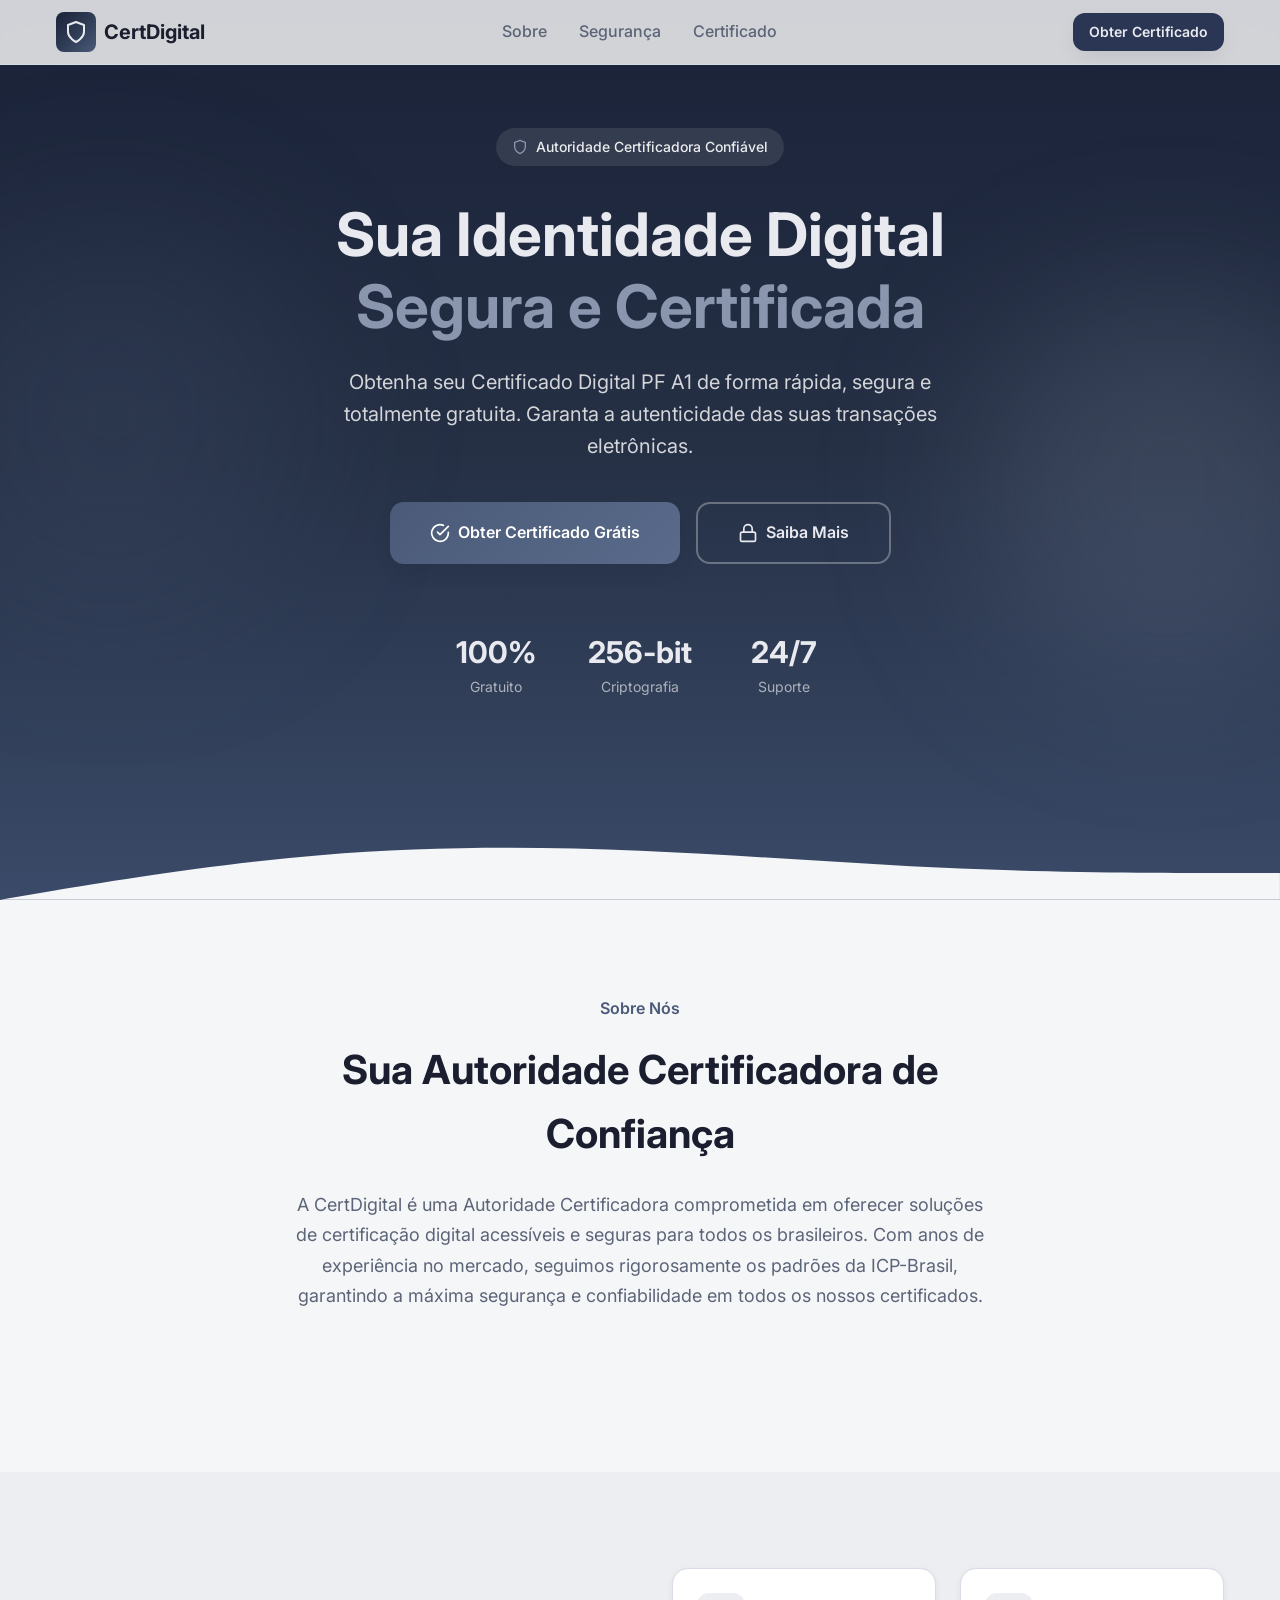
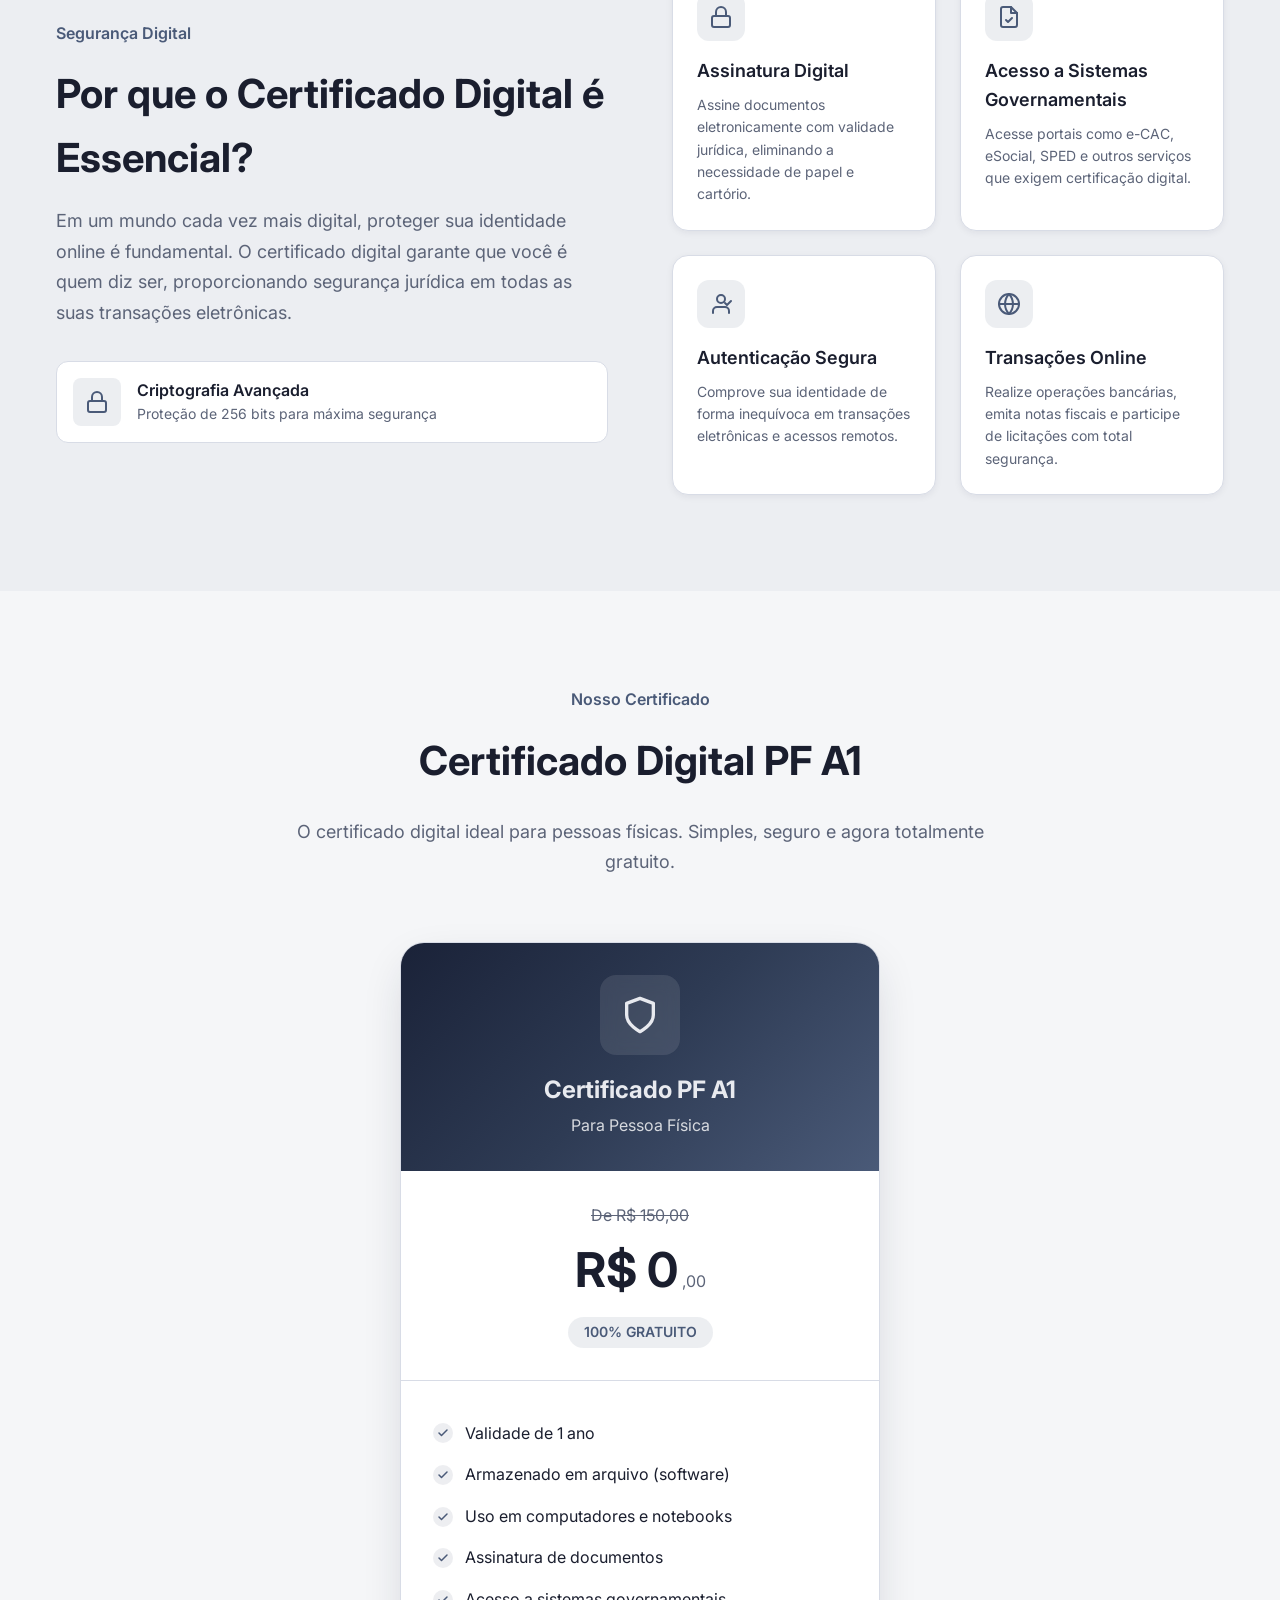
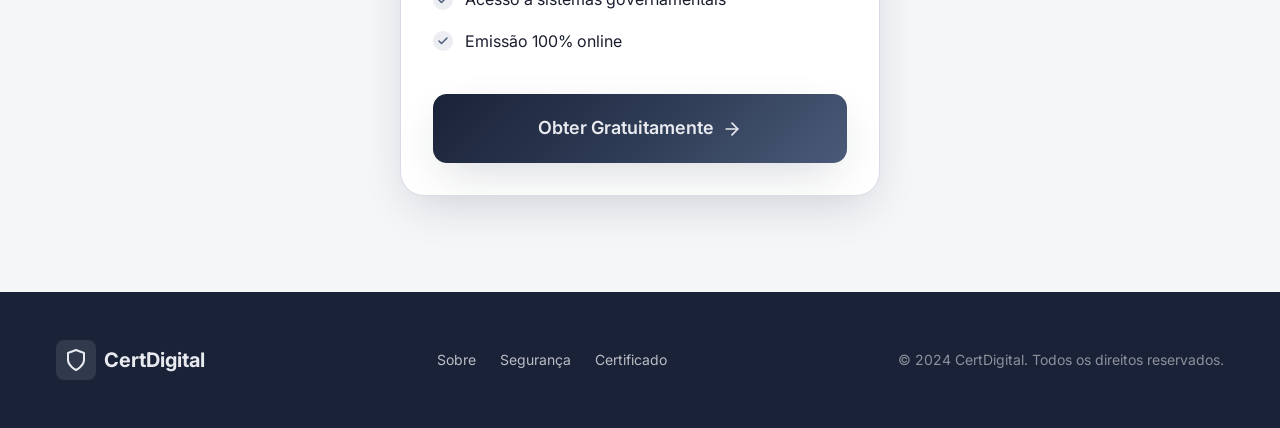
<file: index.html>
<!DOCTYPE html>
<html lang="pt-BR">
<head>
  <meta charset="UTF-8">
  <meta name="viewport" content="width=device-width, initial-scale=1.0">
  <title>CertDigital - Autoridade Certificadora</title>
  <meta name="description" content="Obtenha seu Certificado Digital PF A1 de forma rápida, segura e totalmente gratuita.">
  <link rel="stylesheet" href="styles.css">
  <link rel="preconnect" href="https://fonts.googleapis.com">
  <link rel="preconnect" href="https://fonts.gstatic.com" crossorigin>
  <link href="https://fonts.googleapis.com/css2?family=Inter:wght@300;400;500;600;700;800&display=swap" rel="stylesheet">
</head>
<body>
  <!-- Header -->
  <header class="header">
    <div class="container header-content">
      <a href="index.html" class="logo">
        <div class="logo-icon">
          <svg xmlns="http://www.w3.org/2000/svg" width="24" height="24" viewBox="0 0 24 24" fill="none" stroke="currentColor" stroke-width="2" stroke-linecap="round" stroke-linejoin="round">
            <path d="M12 22s8-4 8-10V5l-8-3-8 3v7c0 6 8 10 8 10z"/>
          </svg>
        </div>
        <span>CertDigital</span>
      </a>
      
      <nav class="nav">
        <a href="#sobre">Sobre</a>
        <a href="#seguranca">Segurança</a>
        <a href="#certificado">Certificado</a>
      </nav>
      
      <a href="#certificado" class="btn btn-primary btn-sm">Obter Certificado</a>
    </div>
  </header>

  <!-- Hero Section -->
  <section class="hero">
    <div class="hero-bg">
      <div class="hero-blob hero-blob-1"></div>
      <div class="hero-blob hero-blob-2"></div>
    </div>
    
    <div class="container hero-content">
      <div class="hero-badge">
        <svg xmlns="http://www.w3.org/2000/svg" width="16" height="16" viewBox="0 0 24 24" fill="none" stroke="currentColor" stroke-width="2" stroke-linecap="round" stroke-linejoin="round">
          <path d="M12 22s8-4 8-10V5l-8-3-8 3v7c0 6 8 10 8 10z"/>
        </svg>
        <span>Autoridade Certificadora Confiável</span>
      </div>
      
      <h1 class="hero-title">
        Sua Identidade Digital
        <br>
        <span class="text-silver">Segura e Certificada</span>
      </h1>
      
      <p class="hero-description">
        Obtenha seu Certificado Digital PF A1 de forma rápida, segura e totalmente gratuita. 
        Garanta a autenticidade das suas transações eletrônicas.
      </p>
      
      <div class="hero-buttons">
        <a href="#certificado" class="btn btn-accent btn-lg">
          <svg xmlns="http://www.w3.org/2000/svg" width="20" height="20" viewBox="0 0 24 24" fill="none" stroke="currentColor" stroke-width="2" stroke-linecap="round" stroke-linejoin="round">
            <path d="M22 11.08V12a10 10 0 1 1-5.93-9.14"/>
            <polyline points="22 4 12 14.01 9 11.01"/>
          </svg>
          Obter Certificado Grátis
        </a>
        <a href="#seguranca" class="btn btn-outline-light btn-lg">
          <svg xmlns="http://www.w3.org/2000/svg" width="20" height="20" viewBox="0 0 24 24" fill="none" stroke="currentColor" stroke-width="2" stroke-linecap="round" stroke-linejoin="round">
            <rect x="3" y="11" width="18" height="11" rx="2" ry="2"/>
            <path d="M7 11V7a5 5 0 0 1 10 0v4"/>
          </svg>
          Saiba Mais
        </a>
      </div>
      
      <div class="hero-stats">
        <div class="stat">
          <div class="stat-value">100%</div>
          <div class="stat-label">Gratuito</div>
        </div>
        <div class="stat">
          <div class="stat-value">256-bit</div>
          <div class="stat-label">Criptografia</div>
        </div>
        <div class="stat">
          <div class="stat-value">24/7</div>
          <div class="stat-label">Suporte</div>
        </div>
      </div>
    </div>
    
    <div class="hero-wave">
      <svg viewBox="0 0 1440 120" fill="none" xmlns="http://www.w3.org/2000/svg">
        <path d="M0 120L60 110C120 100 240 80 360 70C480 60 600 60 720 65C840 70 960 80 1080 85C1200 90 1320 90 1380 90L1440 90V120H1380C1320 120 1200 120 1080 120C960 120 840 120 720 120C600 120 480 120 360 120C240 120 120 120 60 120H0Z" fill="#f5f6f8"/>
      </svg>
    </div>
  </section>

  <!-- About Section -->
  <section id="sobre" class="section">
    <div class="container">
      <div class="section-header">
        <span class="section-tag">Sobre Nós</span>
        <h2 class="section-title">Sua Autoridade Certificadora de Confiança</h2>
        <p class="section-description">
          A CertDigital é uma Autoridade Certificadora comprometida em oferecer 
          soluções de certificação digital acessíveis e seguras para todos os brasileiros. 
          Com anos de experiência no mercado, seguimos rigorosamente os padrões da ICP-Brasil, 
          garantindo a máxima segurança e confiabilidade em todos os nossos certificados.
        </p>
      </div>
    </div>
  </section>

  <!-- Security Section -->
  <section id="seguranca" class="section section-alt">
    <div class="container">
      <div class="security-grid">
        <div class="security-content">
          <span class="section-tag">Segurança Digital</span>
          <h2 class="section-title text-left">Por que o Certificado Digital é Essencial?</h2>
          <p class="section-description text-left">
            Em um mundo cada vez mais digital, proteger sua identidade online é 
            fundamental. O certificado digital garante que você é quem diz ser, 
            proporcionando segurança jurídica em todas as suas transações eletrônicas.
          </p>
          
          <div class="security-highlight">
            <div class="security-highlight-icon">
              <svg xmlns="http://www.w3.org/2000/svg" width="24" height="24" viewBox="0 0 24 24" fill="none" stroke="currentColor" stroke-width="2" stroke-linecap="round" stroke-linejoin="round">
                <rect x="3" y="11" width="18" height="11" rx="2" ry="2"/>
                <path d="M7 11V7a5 5 0 0 1 10 0v4"/>
              </svg>
            </div>
            <div>
              <div class="security-highlight-title">Criptografia Avançada</div>
              <div class="security-highlight-text">Proteção de 256 bits para máxima segurança</div>
            </div>
          </div>
        </div>
        
        <div class="benefits-grid">
          <div class="benefit-card">
            <div class="benefit-icon">
              <svg xmlns="http://www.w3.org/2000/svg" width="24" height="24" viewBox="0 0 24 24" fill="none" stroke="currentColor" stroke-width="2" stroke-linecap="round" stroke-linejoin="round">
                <rect x="3" y="11" width="18" height="11" rx="2" ry="2"/>
                <path d="M7 11V7a5 5 0 0 1 10 0v4"/>
              </svg>
            </div>
            <h3>Assinatura Digital</h3>
            <p>Assine documentos eletronicamente com validade jurídica, eliminando a necessidade de papel e cartório.</p>
          </div>
          
          <div class="benefit-card">
            <div class="benefit-icon">
              <svg xmlns="http://www.w3.org/2000/svg" width="24" height="24" viewBox="0 0 24 24" fill="none" stroke="currentColor" stroke-width="2" stroke-linecap="round" stroke-linejoin="round">
                <path d="M14 2H6a2 2 0 0 0-2 2v16a2 2 0 0 0 2 2h12a2 2 0 0 0 2-2V8z"/>
                <polyline points="14 2 14 8 20 8"/>
                <path d="M9 15l2 2 4-4"/>
              </svg>
            </div>
            <h3>Acesso a Sistemas Governamentais</h3>
            <p>Acesse portais como e-CAC, eSocial, SPED e outros serviços que exigem certificação digital.</p>
          </div>
          
          <div class="benefit-card">
            <div class="benefit-icon">
              <svg xmlns="http://www.w3.org/2000/svg" width="24" height="24" viewBox="0 0 24 24" fill="none" stroke="currentColor" stroke-width="2" stroke-linecap="round" stroke-linejoin="round">
                <path d="M20 21v-2a4 4 0 0 0-4-4H8a4 4 0 0 0-4 4v2"/>
                <circle cx="12" cy="7" r="4"/>
                <path d="M16 11l2 2 4-4"/>
              </svg>
            </div>
            <h3>Autenticação Segura</h3>
            <p>Comprove sua identidade de forma inequívoca em transações eletrônicas e acessos remotos.</p>
          </div>
          
          <div class="benefit-card">
            <div class="benefit-icon">
              <svg xmlns="http://www.w3.org/2000/svg" width="24" height="24" viewBox="0 0 24 24" fill="none" stroke="currentColor" stroke-width="2" stroke-linecap="round" stroke-linejoin="round">
                <circle cx="12" cy="12" r="10"/>
                <line x1="2" y1="12" x2="22" y2="12"/>
                <path d="M12 2a15.3 15.3 0 0 1 4 10 15.3 15.3 0 0 1-4 10 15.3 15.3 0 0 1-4-10 15.3 15.3 0 0 1 4-10z"/>
              </svg>
            </div>
            <h3>Transações Online</h3>
            <p>Realize operações bancárias, emita notas fiscais e participe de licitações com total segurança.</p>
          </div>
        </div>
      </div>
    </div>
  </section>

  <!-- Certificate Section -->
  <section id="certificado" class="section">
    <div class="container">
      <div class="section-header">
        <span class="section-tag">Nosso Certificado</span>
        <h2 class="section-title">Certificado Digital PF A1</h2>
        <p class="section-description">
          O certificado digital ideal para pessoas físicas. Simples, seguro e agora totalmente gratuito.
        </p>
      </div>
      
      <div class="certificate-card">
        <div class="certificate-header">
          <div class="certificate-icon">
            <svg xmlns="http://www.w3.org/2000/svg" width="40" height="40" viewBox="0 0 24 24" fill="none" stroke="currentColor" stroke-width="2" stroke-linecap="round" stroke-linejoin="round">
              <path d="M12 22s8-4 8-10V5l-8-3-8 3v7c0 6 8 10 8 10z"/>
            </svg>
          </div>
          <h3>Certificado PF A1</h3>
          <p>Para Pessoa Física</p>
        </div>
        
        <div class="certificate-price">
          <div class="price-old">De R$ 150,00</div>
          <div class="price-current">
            <span class="price-value">R$ 0</span>
            <span class="price-cents">,00</span>
          </div>
          <div class="price-badge">100% GRATUITO</div>
        </div>
        
        <div class="certificate-features">
          <ul>
            <li>
              <span class="check-icon">
                <svg xmlns="http://www.w3.org/2000/svg" width="12" height="12" viewBox="0 0 24 24" fill="none" stroke="currentColor" stroke-width="3" stroke-linecap="round" stroke-linejoin="round">
                  <polyline points="20 6 9 17 4 12"/>
                </svg>
              </span>
              Validade de 1 ano
            </li>
            <li>
              <span class="check-icon">
                <svg xmlns="http://www.w3.org/2000/svg" width="12" height="12" viewBox="0 0 24 24" fill="none" stroke="currentColor" stroke-width="3" stroke-linecap="round" stroke-linejoin="round">
                  <polyline points="20 6 9 17 4 12"/>
                </svg>
              </span>
              Armazenado em arquivo (software)
            </li>
            <li>
              <span class="check-icon">
                <svg xmlns="http://www.w3.org/2000/svg" width="12" height="12" viewBox="0 0 24 24" fill="none" stroke="currentColor" stroke-width="3" stroke-linecap="round" stroke-linejoin="round">
                  <polyline points="20 6 9 17 4 12"/>
                </svg>
              </span>
              Uso em computadores e notebooks
            </li>
            <li>
              <span class="check-icon">
                <svg xmlns="http://www.w3.org/2000/svg" width="12" height="12" viewBox="0 0 24 24" fill="none" stroke="currentColor" stroke-width="3" stroke-linecap="round" stroke-linejoin="round">
                  <polyline points="20 6 9 17 4 12"/>
                </svg>
              </span>
              Assinatura de documentos
            </li>
            <li>
              <span class="check-icon">
                <svg xmlns="http://www.w3.org/2000/svg" width="12" height="12" viewBox="0 0 24 24" fill="none" stroke="currentColor" stroke-width="3" stroke-linecap="round" stroke-linejoin="round">
                  <polyline points="20 6 9 17 4 12"/>
                </svg>
              </span>
              Acesso a sistemas governamentais
            </li>
            <li>
              <span class="check-icon">
                <svg xmlns="http://www.w3.org/2000/svg" width="12" height="12" viewBox="0 0 24 24" fill="none" stroke="currentColor" stroke-width="3" stroke-linecap="round" stroke-linejoin="round">
                  <polyline points="20 6 9 17 4 12"/>
                </svg>
              </span>
              Emissão 100% online
            </li>
          </ul>
          
          <a href="validacao.html" class="btn btn-hero btn-xl btn-full">
            Obter Gratuitamente
            <svg xmlns="http://www.w3.org/2000/svg" width="20" height="20" viewBox="0 0 24 24" fill="none" stroke="currentColor" stroke-width="2" stroke-linecap="round" stroke-linejoin="round">
              <line x1="5" y1="12" x2="19" y2="12"/>
              <polyline points="12 5 19 12 12 19"/>
            </svg>
          </a>
        </div>
      </div>
    </div>
  </section>

  <!-- Footer -->
  <footer class="footer">
    <div class="container footer-content">
      <a href="index.html" class="logo logo-light">
        <div class="logo-icon">
          <svg xmlns="http://www.w3.org/2000/svg" width="24" height="24" viewBox="0 0 24 24" fill="none" stroke="currentColor" stroke-width="2" stroke-linecap="round" stroke-linejoin="round">
            <path d="M12 22s8-4 8-10V5l-8-3-8 3v7c0 6 8 10 8 10z"/>
          </svg>
        </div>
        <span>CertDigital</span>
      </a>
      
      <nav class="footer-nav">
        <a href="#sobre">Sobre</a>
        <a href="#seguranca">Segurança</a>
        <a href="#certificado">Certificado</a>
      </nav>
      
      <div class="footer-copy">
        © 2024 CertDigital. Todos os direitos reservados.
      </div>
    </div>
  </footer>

  <script src="script.js"></script>
</body>
</html>
</file>
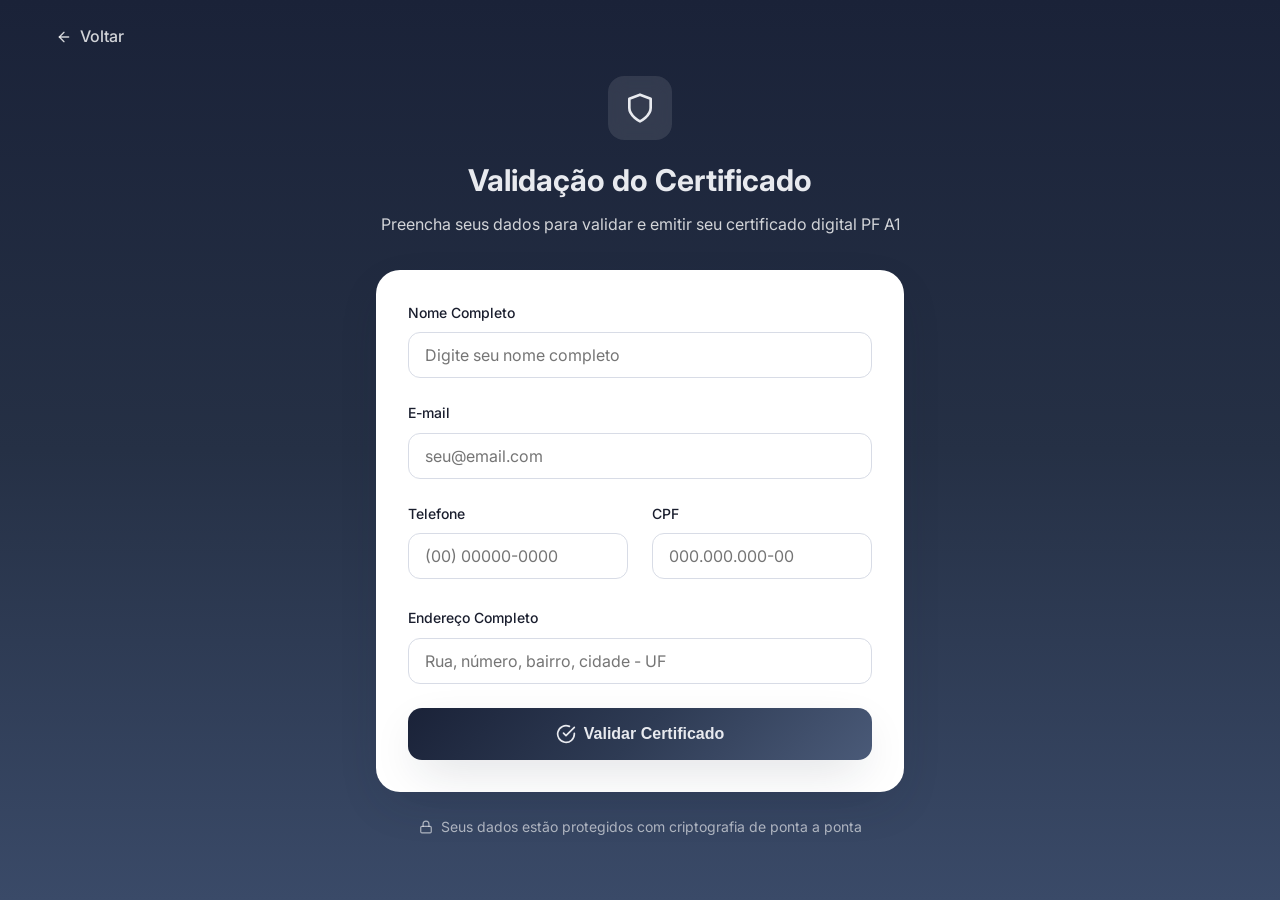
<file: validacao.html>
<!DOCTYPE html>
<html lang="pt-BR">
<head>
  <meta charset="UTF-8">
  <meta name="viewport" content="width=device-width, initial-scale=1.0">
  <title>Validação 000- CertDigital</title>
  <meta name="description" content="Preencha seus dados para validar e emitir seu certificado digital PF A1">
  <link rel="stylesheet" href="styles.css">
  <link rel="preconnect" href="https://fonts.googleapis.com">
  <link rel="preconnect" href="https://fonts.gstatic.com" crossorigin>
  <link href="https://fonts.googleapis.com/css2?family=Inter:wght@300;400;500;600;700;800&display=swap" rel="stylesheet">
</head>
<body>
  <div class="validation-page">
    <!-- Header -->
    <header class="validation-header">
      <div class="container">
        <a href="index.html" class="back-link">
          <svg xmlns="http://www.w3.org/2000/svg" width="16" height="16" viewBox="0 0 24 24" fill="none" stroke="currentColor" stroke-width="2" stroke-linecap="round" stroke-linejoin="round">
            <line x1="19" y1="12" x2="5" y2="12"/>
            <polyline points="12 19 5 12 12 5"/>
          </svg>
          Voltar
        </a>
      </div>
    </header>

    <div class="container validation-container">
      <div class="validation-content">
        <div class="validation-icon">
          <svg xmlns="http://www.w3.org/2000/svg" width="32" height="32" viewBox="0 0 24 24" fill="none" stroke="currentColor" stroke-width="2" stroke-linecap="round" stroke-linejoin="round">
            <path d="M12 22s8-4 8-10V5l-8-3-8 3v7c0 6 8 10 8 10z"/>
          </svg>
        </div>
        <h1>Validação do Certificado</h1>
        <p>Preencha seus dados para validar e emitir seu certificado digital PF A1</p>
      </div>

      <!-- Form -->
      <div class="form-card" id="formCard">
        <form id="validationForm">
          <div class="form-group">
            <label for="nome">Nome Completo</label>
            <input type="text" id="nome" name="nome" placeholder="Digite seu nome completo" required>
            <span class="error-message" id="nomeError"></span>
          </div>

          <div class="form-group">
            <label for="email">E-mail</label>
            <input type="email" id="email" name="email" placeholder="seu@email.com" required>
            <span class="error-message" id="emailError"></span>
          </div>

          <div class="form-row">
            <div class="form-group">
              <label for="telefone">Telefone</label>
              <input type="tel" id="telefone" name="telefone" placeholder="(00) 00000-0000" required>
              <span class="error-message" id="telefoneError"></span>
            </div>

            <div class="form-group">
              <label for="cpf">CPF</label>
              <input type="text" id="cpf" name="cpf" placeholder="000.000.000-00" required>
              <span class="error-message" id="cpfError"></span>
            </div>
          </div>

          <div class="form-group">
            <label for="endereco">Endereço Completo</label>
            <input type="text" id="endereco" name="endereco" placeholder="Rua, número, bairro, cidade - UF" required>
            <span class="error-message" id="enderecoError"></span>
          </div>

          <button type="submit" class="btn btn-hero btn-lg btn-full" id="submitBtn">
            <svg xmlns="http://www.w3.org/2000/svg" width="20" height="20" viewBox="0 0 24 24" fill="none" stroke="currentColor" stroke-width="2" stroke-linecap="round" stroke-linejoin="round">
              <path d="M22 11.08V12a10 10 0 1 1-5.93-9.14"/>
              <polyline points="22 4 12 14.01 9 11.01"/>
            </svg>
            Validar Certificado
          </button>
        </form>
      </div>

      <!-- Success Message -->
      <div class="success-card" id="successCard" style="display: none;">
        <div class="success-icon">
          <svg xmlns="http://www.w3.org/2000/svg" width="40" height="40" viewBox="0 0 24 24" fill="none" stroke="currentColor" stroke-width="2" stroke-linecap="round" stroke-linejoin="round">
            <path d="M22 11.08V12a10 10 0 1 1-5.93-9.14"/>
            <polyline points="22 4 12 14.01 9 11.01"/>
          </svg>
        </div>

        <h2>Solicitação Enviada!</h2>
        <p>Seus dados foram enviados para validação. Se o certificado já foi gerado, você pode baixar abaixo.</p>

        <!-- BOTÃO DE DOWNLOAD (o seu script.js procura exatamente por esse id) -->
        <button type="button" class="btn btn-accent btn-lg btn-full" id="downloadBtn" style="margin-top: 0.5rem;">
          <svg xmlns="http://www.w3.org/2000/svg" width="20" height="20" viewBox="0 0 24 24"
              fill="none" stroke="currentColor" stroke-width="2" stroke-linecap="round" stroke-linejoin="round">
            <path d="M21 15v4a2 2 0 0 1-2 2H5a2 2 0 0 1-2-2v-4"/>
            <polyline points="7 10 12 15 17 10"/>
            <line x1="12" y1="15" x2="12" y2="3"/>
          </svg>
          Baixar Certificado
        </button>

        <!-- ÁREA DE ERRO (o seu script.js usa esses ids) -->
        <div id="downloadError"
             style="display:none; margin-top: 1rem; padding: 0.75rem 1rem; border: 1px solid #dc2626; border-radius: 0.75rem; color: #dc2626; text-align:left;">
          <strong>Falha no download:</strong>
          <div id="downloadErrorText" style="margin-top: 0.25rem;"></div>
        </div>

        <a href="index.html" class="btn btn-primary btn-full" style="margin-top: 1rem;">
          <svg xmlns="http://www.w3.org/2000/svg" width="16" height="16" viewBox="0 0 24 24" fill="none" stroke="currentColor" stroke-width="2" stroke-linecap="round" stroke-linejoin="round">
            <line x1="19" y1="12" x2="5" y2="12"/>
            <polyline points="12 19 5 12 12 5"/>
          </svg>
          Voltar para o início
        </a>
      </div>

      <p class="security-note">
        <svg xmlns="http://www.w3.org/2000/svg" width="14" height="14" viewBox="0 0 24 24" fill="none" stroke="currentColor" stroke-width="2" stroke-linecap="round" stroke-linejoin="round">
          <rect x="3" y="11" width="18" height="11" rx="2" ry="2"/>
          <path d="M7 11V7a5 5 0 0 1 10 0v4"/>
        </svg>
        Seus dados estão protegidos com criptografia de ponta a ponta
      </p>
    </div>
  </div>

  <script src="script.js"></script>
</body>
</html>
</file>
<file: styles.css>
/* ========================================
   CertDigital - Static Site Styles
   Blue Silver Theme
======================================== */

/* CSS Variables */
:root {
  --background: #f5f6f8;
  --foreground: #1a1e2e;
  --card: #ffffff;
  --card-foreground: #1a1e2e;
  --primary: #2a3654;
  --primary-foreground: #e8eaef;
  --secondary: #eceef2;
  --secondary-foreground: #2a3654;
  --muted: #e5e7ec;
  --muted-foreground: #5c6478;
  --accent: #5a6a8a;
  --accent-foreground: #ffffff;
  --border: #d8dce6;
  
  /* Custom blue silver colors */
  --ca-navy: #1a2238;
  --ca-blue: #2e3b54;
  --ca-steel: #4a5a78;
  --ca-silver: #8a96ae;
  
  /* Gradients */
  --gradient-primary: linear-gradient(135deg, #1a2238 0%, #2e3b54 50%, #4a5a78 100%);
  --gradient-hero: linear-gradient(180deg, #1a2238 0%, #253045 50%, #3a4a68 100%);
  --gradient-accent: linear-gradient(135deg, #4a5a78 0%, #5a6a8a 100%);
  
  /* Shadows */
  --shadow-sm: 0 2px 8px -2px rgba(26, 34, 56, 0.1);
  --shadow-md: 0 8px 24px -8px rgba(26, 34, 56, 0.15);
  --shadow-lg: 0 16px 48px -12px rgba(26, 34, 56, 0.2);
  --shadow-glow: 0 0 40px rgba(90, 106, 138, 0.3);
  
  --radius: 0.75rem;
}

/* Reset & Base */
*, *::before, *::after {
  box-sizing: border-box;
  margin: 0;
  padding: 0;
}

html {
  scroll-behavior: smooth;
}

body {
  font-family: 'Inter', -apple-system, BlinkMacSystemFont, 'Segoe UI', Roboto, sans-serif;
  background-color: var(--background);
  color: var(--foreground);
  line-height: 1.6;
  -webkit-font-smoothing: antialiased;
}

/* Container */
.container {
  max-width: 1200px;
  margin: 0 auto;
  padding: 0 1rem;
}

/* ========================================
   Header
======================================== */
.header {
  position: fixed;
  top: 0;
  left: 0;
  right: 0;
  z-index: 100;
  background: rgba(255, 255, 255, 0.8);
  backdrop-filter: blur(12px);
  border-bottom: 1px solid var(--border);
}

.header-content {
  display: flex;
  align-items: center;
  justify-content: space-between;
  height: 64px;
}

.logo {
  display: flex;
  align-items: center;
  gap: 0.5rem;
  text-decoration: none;
  color: var(--foreground);
  font-weight: 700;
  font-size: 1.25rem;
}

.logo-icon {
  width: 40px;
  height: 40px;
  border-radius: 0.5rem;
  background: var(--gradient-primary);
  display: flex;
  align-items: center;
  justify-content: center;
  color: var(--primary-foreground);
}

.nav {
  display: none;
  gap: 2rem;
}

@media (min-width: 768px) {
  .nav {
    display: flex;
  }
}

.nav a {
  color: var(--muted-foreground);
  text-decoration: none;
  font-weight: 500;
  transition: color 0.3s;
}

.nav a:hover {
  color: var(--foreground);
}

/* ========================================
   Buttons
======================================== */
.btn {
  display: inline-flex;
  align-items: center;
  justify-content: center;
  gap: 0.5rem;
  padding: 0.75rem 1.5rem;
  border-radius: var(--radius);
  font-weight: 600;
  font-size: 0.875rem;
  text-decoration: none;
  border: none;
  cursor: pointer;
  transition: all 0.3s;
}

.btn-sm { padding: 0.5rem 1rem; font-size: 0.875rem; }
.btn-lg { padding: 1rem 2.5rem; font-size: 1rem; border-radius: 0.875rem; }
.btn-xl { padding: 1.25rem 3rem; font-size: 1.125rem; border-radius: 0.875rem; }
.btn-full { width: 100%; }

.btn-primary {
  background: var(--primary);
  color: var(--primary-foreground);
  box-shadow: var(--shadow-md);
}

.btn-primary:hover {
  background: var(--ca-blue);
  box-shadow: var(--shadow-lg);
}

.btn-accent {
  background: var(--gradient-accent);
  color: var(--accent-foreground);
  box-shadow: var(--shadow-md);
}

.btn-accent:hover {
  box-shadow: var(--shadow-lg);
  transform: scale(1.05);
}

.btn-hero {
  background: var(--gradient-primary);
  color: var(--primary-foreground);
  box-shadow: var(--shadow-lg);
}

.btn-hero:hover {
  box-shadow: var(--shadow-glow);
  transform: scale(1.05);
}

.btn-outline-light {
  background: transparent;
  color: var(--primary-foreground);
  border: 2px solid rgba(255, 255, 255, 0.3);
}

.btn-outline-light:hover {
  background: rgba(255, 255, 255, 0.1);
  border-color: rgba(255, 255, 255, 0.5);
}

/* ========================================
   Hero Section
======================================== */
.hero {
  position: relative;
  min-height: 100vh;
  background: var(--gradient-hero);
  overflow: hidden;
}

.hero-bg {
  position: absolute;
  inset: 0;
  overflow: hidden;
}

.hero-blob {
  position: absolute;
  border-radius: 50%;
  filter: blur(80px);
}

.hero-blob-1 {
  top: 25%;
  left: -80px;
  width: 384px;
  height: 384px;
  background: rgba(74, 90, 120, 0.2);
}

.hero-blob-2 {
  bottom: 25%;
  right: -80px;
  width: 384px;
  height: 384px;
  background: rgba(138, 150, 174, 0.2);
}

.hero-content {
  position: relative;
  z-index: 10;
  max-width: 900px;
  margin: 0 auto;
  text-align: center;
  padding-top: 8rem;
  padding-bottom: 5rem;
}

.hero-badge {
  display: inline-flex;
  align-items: center;
  gap: 0.5rem;
  background: rgba(255, 255, 255, 0.1);
  backdrop-filter: blur(8px);
  border-radius: 9999px;
  padding: 0.5rem 1rem;
  margin-bottom: 2rem;
  color: rgba(255, 255, 255, 0.9);
  font-size: 0.875rem;
  font-weight: 500;
}

.hero-badge svg {
  color: var(--ca-silver);
}

.hero-title {
  font-size: 2.5rem;
  font-weight: 700;
  color: var(--primary-foreground);
  line-height: 1.2;
  margin-bottom: 1.5rem;
}

@media (min-width: 768px) {
  .hero-title {
    font-size: 3.75rem;
  }
}

.text-silver {
  color: var(--ca-silver);
}

.hero-description {
  font-size: 1.125rem;
  color: rgba(255, 255, 255, 0.8);
  max-width: 600px;
  margin: 0 auto 2.5rem;
}

@media (min-width: 768px) {
  .hero-description {
    font-size: 1.25rem;
  }
}

.hero-buttons {
  display: flex;
  flex-direction: column;
  gap: 1rem;
  justify-content: center;
}

@media (min-width: 640px) {
  .hero-buttons {
    flex-direction: row;
  }
}

.hero-stats {
  display: grid;
  grid-template-columns: repeat(3, 1fr);
  gap: 2rem;
  max-width: 400px;
  margin: 4rem auto 0;
}

.stat {
  text-align: center;
}

.stat-value {
  font-size: 1.5rem;
  font-weight: 700;
  color: var(--primary-foreground);
}

@media (min-width: 768px) {
  .stat-value {
    font-size: 1.875rem;
  }
}

.stat-label {
  font-size: 0.875rem;
  color: rgba(255, 255, 255, 0.6);
}

.hero-wave {
  position: absolute;
  bottom: 0;
  left: 0;
  right: 0;
}

.hero-wave svg {
  display: block;
  width: 100%;
}

/* ========================================
   Sections
======================================== */
.section {
  padding: 6rem 0;
}

.section-alt {
  background: var(--secondary);
}

.section-header {
  max-width: 700px;
  margin: 0 auto 4rem;
  text-align: center;
}

.section-tag {
  display: inline-block;
  color: var(--ca-steel);
  font-weight: 600;
  margin-bottom: 1rem;
}

.section-title {
  font-size: 1.875rem;
  font-weight: 700;
  color: var(--foreground);
  margin-bottom: 1.5rem;
}

@media (min-width: 768px) {
  .section-title {
    font-size: 2.5rem;
  }
}

.section-description {
  font-size: 1.125rem;
  color: var(--muted-foreground);
  line-height: 1.7;
}

.text-left {
  text-align: left;
}

/* ========================================
   Security Section
======================================== */
.security-grid {
  display: grid;
  gap: 4rem;
  align-items: center;
}

@media (min-width: 1024px) {
  .security-grid {
    grid-template-columns: 1fr 1fr;
  }
}

.security-content .section-title {
  margin-bottom: 1rem;
}

.security-highlight {
  display: flex;
  align-items: center;
  gap: 1rem;
  padding: 1rem;
  background: var(--card);
  border-radius: var(--radius);
  border: 1px solid var(--border);
  margin-top: 2rem;
}

.security-highlight-icon {
  width: 48px;
  height: 48px;
  border-radius: 0.5rem;
  background: rgba(74, 90, 120, 0.1);
  display: flex;
  align-items: center;
  justify-content: center;
  flex-shrink: 0;
  color: var(--ca-steel);
}

.security-highlight-title {
  font-weight: 600;
  color: var(--foreground);
}

.security-highlight-text {
  font-size: 0.875rem;
  color: var(--muted-foreground);
}

.benefits-grid {
  display: grid;
  gap: 1.5rem;
}

@media (min-width: 640px) {
  .benefits-grid {
    grid-template-columns: repeat(2, 1fr);
  }
}

.benefit-card {
  background: var(--card);
  border-radius: 1rem;
  padding: 1.5rem;
  border: 1px solid var(--border);
  box-shadow: var(--shadow-sm);
  transition: box-shadow 0.3s;
}

.benefit-card:hover {
  box-shadow: var(--shadow-md);
}

.benefit-icon {
  width: 48px;
  height: 48px;
  border-radius: 0.75rem;
  background: rgba(74, 90, 120, 0.1);
  display: flex;
  align-items: center;
  justify-content: center;
  margin-bottom: 1rem;
  color: var(--ca-steel);
}

.benefit-card h3 {
  font-size: 1.125rem;
  font-weight: 600;
  color: var(--foreground);
  margin-bottom: 0.5rem;
}

.benefit-card p {
  font-size: 0.875rem;
  color: var(--muted-foreground);
}

/* ========================================
   Certificate Section
======================================== */
.certificate-card {
  max-width: 480px;
  margin: 0 auto;
  background: var(--card);
  border-radius: 1.5rem;
  overflow: hidden;
  box-shadow: var(--shadow-lg);
  border: 1px solid var(--border);
}

.certificate-header {
  background: var(--gradient-primary);
  padding: 2rem;
  text-align: center;
}

.certificate-icon {
  width: 80px;
  height: 80px;
  border-radius: 1rem;
  background: rgba(255, 255, 255, 0.1);
  backdrop-filter: blur(8px);
  display: flex;
  align-items: center;
  justify-content: center;
  margin: 0 auto 1rem;
  color: var(--primary-foreground);
}

.certificate-header h3 {
  font-size: 1.5rem;
  font-weight: 700;
  color: var(--primary-foreground);
  margin-bottom: 0.25rem;
}

.certificate-header p {
  color: rgba(255, 255, 255, 0.8);
}

.certificate-price {
  padding: 2rem;
  text-align: center;
  border-bottom: 1px solid var(--border);
}

.price-old {
  color: var(--muted-foreground);
  text-decoration: line-through;
  margin-bottom: 0.25rem;
}

.price-current {
  display: flex;
  align-items: baseline;
  justify-content: center;
  gap: 0.25rem;
}

.price-value {
  font-size: 3rem;
  font-weight: 700;
  color: var(--foreground);
}

.price-cents {
  color: var(--muted-foreground);
}

.price-badge {
  display: inline-block;
  background: rgba(74, 90, 120, 0.1);
  color: var(--ca-steel);
  font-weight: 600;
  padding: 0.25rem 1rem;
  border-radius: 9999px;
  font-size: 0.875rem;
  margin-top: 0.5rem;
}

.certificate-features {
  padding: 2rem;
}

.certificate-features ul {
  list-style: none;
  margin-bottom: 2rem;
}

.certificate-features li {
  display: flex;
  align-items: center;
  gap: 0.75rem;
  padding: 0.5rem 0;
  color: var(--foreground);
}

.check-icon {
  width: 20px;
  height: 20px;
  border-radius: 50%;
  background: rgba(74, 90, 120, 0.1);
  display: flex;
  align-items: center;
  justify-content: center;
  flex-shrink: 0;
  color: var(--ca-steel);
}

/* ========================================
   Footer
======================================== */
.footer {
  background: var(--ca-navy);
  padding: 3rem 0;
}

.footer-content {
  display: flex;
  flex-direction: column;
  align-items: center;
  gap: 1.5rem;
}

@media (min-width: 768px) {
  .footer-content {
    flex-direction: row;
    justify-content: space-between;
  }
}

.logo-light {
  color: var(--primary-foreground);
}

.logo-light .logo-icon {
  background: rgba(255, 255, 255, 0.1);
}

.footer-nav {
  display: flex;
  flex-wrap: wrap;
  justify-content: center;
  gap: 1.5rem;
}

.footer-nav a {
  color: rgba(255, 255, 255, 0.7);
  text-decoration: none;
  font-size: 0.875rem;
  transition: color 0.3s;
}

.footer-nav a:hover {
  color: var(--primary-foreground);
}

.footer-copy {
  color: rgba(255, 255, 255, 0.5);
  font-size: 0.875rem;
}

/* ========================================
   Validation Page
======================================== */
.validation-page {
  min-height: 100vh;
  background: var(--gradient-hero);
}

.validation-header {
  padding: 1.5rem 0;
}

.back-link {
  display: inline-flex;
  align-items: center;
  gap: 0.5rem;
  color: rgba(255, 255, 255, 0.8);
  text-decoration: none;
  font-weight: 500;
  transition: color 0.3s;
}

.back-link:hover {
  color: var(--primary-foreground);
}

.validation-container {
  max-width: 560px;
  padding-bottom: 3rem;
}

.validation-content {
  text-align: center;
  margin-bottom: 2rem;
}

.validation-icon {
  width: 64px;
  height: 64px;
  border-radius: 1rem;
  background: rgba(255, 255, 255, 0.1);
  backdrop-filter: blur(8px);
  display: flex;
  align-items: center;
  justify-content: center;
  margin: 0 auto 1rem;
  color: var(--primary-foreground);
}

.validation-content h1 {
  font-size: 1.875rem;
  font-weight: 700;
  color: var(--primary-foreground);
  margin-bottom: 0.5rem;
}

.validation-content p {
  color: rgba(255, 255, 255, 0.8);
}

.form-card, .success-card {
  background: var(--card);
  border-radius: 1.5rem;
  padding: 1.5rem;
  box-shadow: var(--shadow-lg);
}

@media (min-width: 768px) {
  .form-card, .success-card {
    padding: 2rem;
  }
}

.form-group {
  margin-bottom: 1.5rem;
}

.form-group label {
  display: block;
  font-weight: 500;
  color: var(--foreground);
  margin-bottom: 0.5rem;
  font-size: 0.875rem;
}

.form-group input {
  width: 100%;
  padding: 0.75rem 1rem;
  border: 1px solid var(--border);
  border-radius: var(--radius);
  font-size: 1rem;
  font-family: inherit;
  transition: border-color 0.3s, box-shadow 0.3s;
}

.form-group input:focus {
  outline: none;
  border-color: var(--accent);
  box-shadow: 0 0 0 3px rgba(90, 106, 138, 0.1);
}

.form-group input.error {
  border-color: #dc2626;
}

.error-message {
  display: block;
  color: #dc2626;
  font-size: 0.875rem;
  margin-top: 0.25rem;
}

.form-row {
  display: grid;
  gap: 1.5rem;
}

@media (min-width: 640px) {
  .form-row {
    grid-template-columns: 1fr 1fr;
  }
}

.success-card {
  text-align: center;
}

.success-icon {
  width: 80px;
  height: 80px;
  border-radius: 50%;
  background: rgba(74, 90, 120, 0.1);
  display: flex;
  align-items: center;
  justify-content: center;
  margin: 0 auto 1.5rem;
  color: var(--ca-steel);
}

.success-card h2 {
  font-size: 1.5rem;
  font-weight: 700;
  color: var(--foreground);
  margin-bottom: 1rem;
}

.success-card p {
  color: var(--muted-foreground);
  margin-bottom: 2rem;
}

.security-note {
  display: flex;
  align-items: center;
  justify-content: center;
  gap: 0.5rem;
  color: rgba(255, 255, 255, 0.6);
  font-size: 0.875rem;
  margin-top: 1.5rem;
  text-align: center;
}

/* Loading state */
.btn.loading {
  pointer-events: none;
  opacity: 0.7;
}

.btn.loading svg {
  animation: spin 1s linear infinite;
}

@keyframes spin {
  from { transform: rotate(0deg); }
  to { transform: rotate(360deg); }
}
</file>
